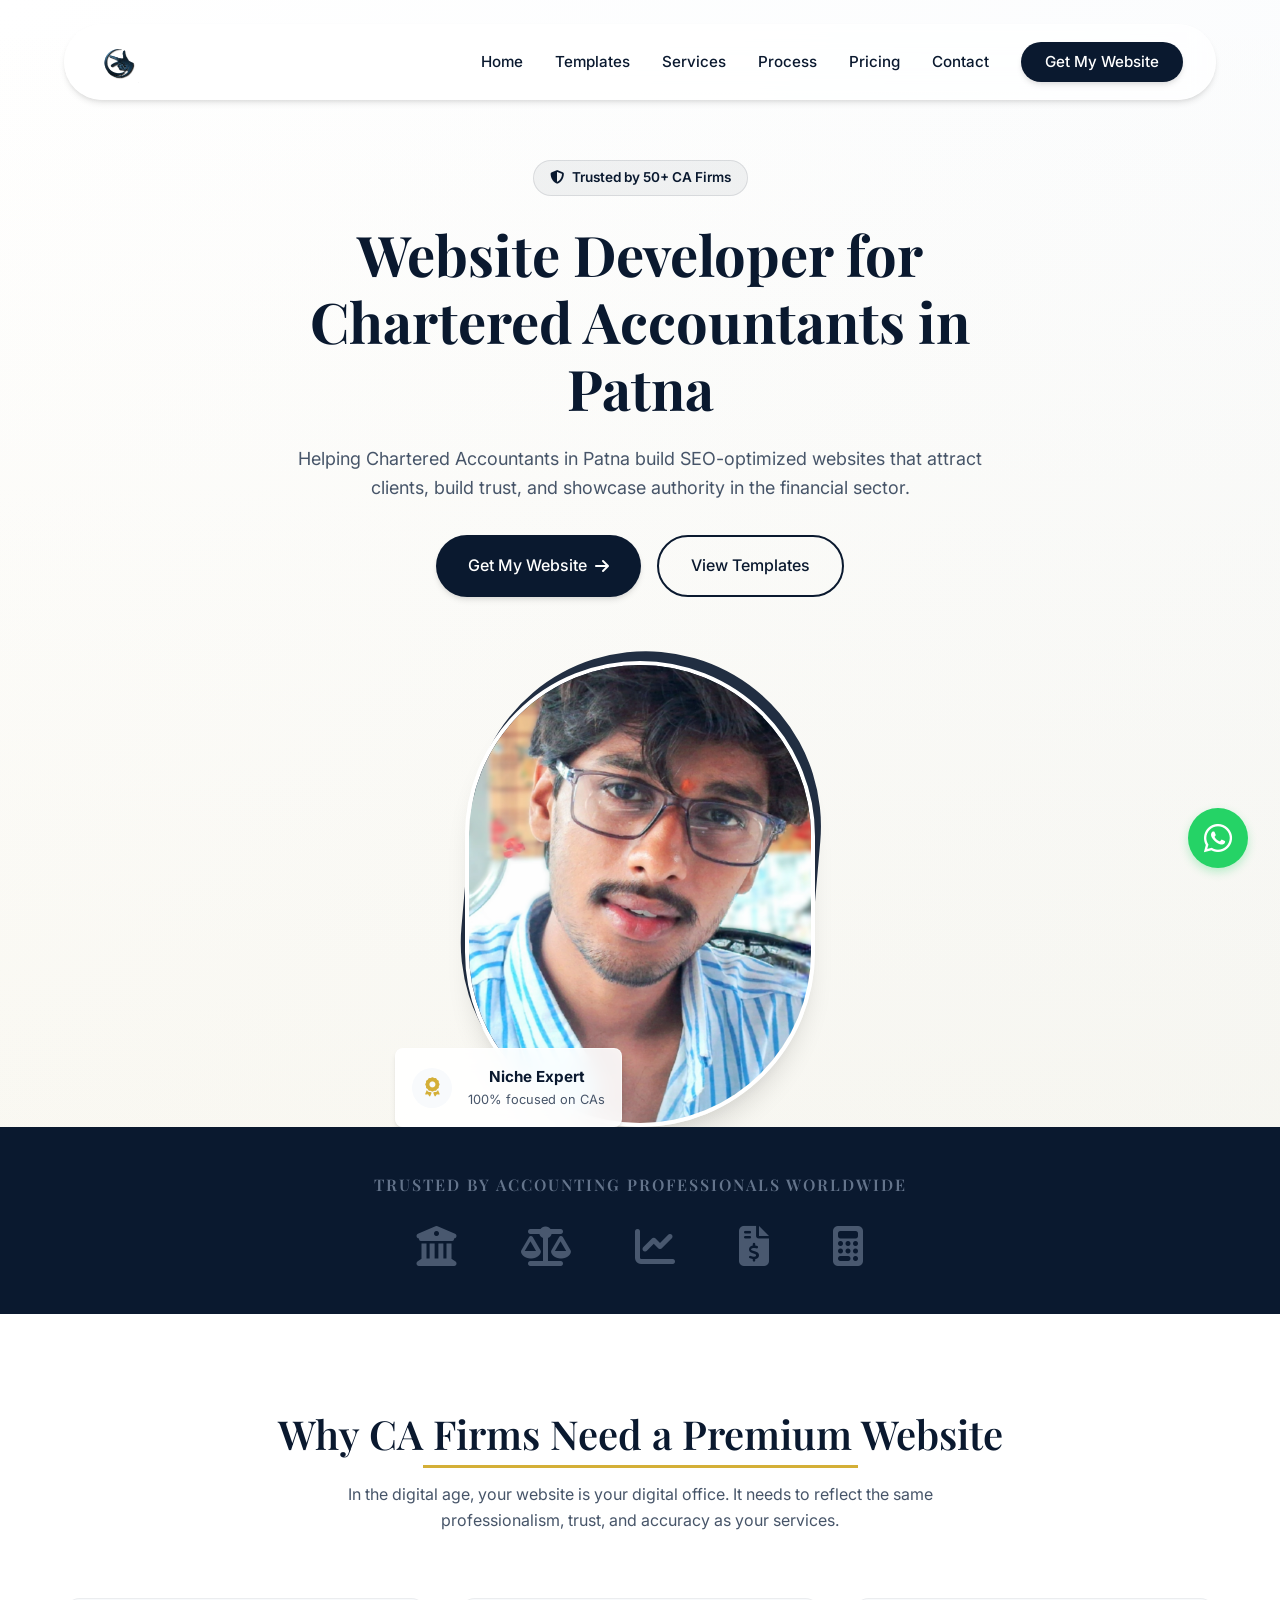
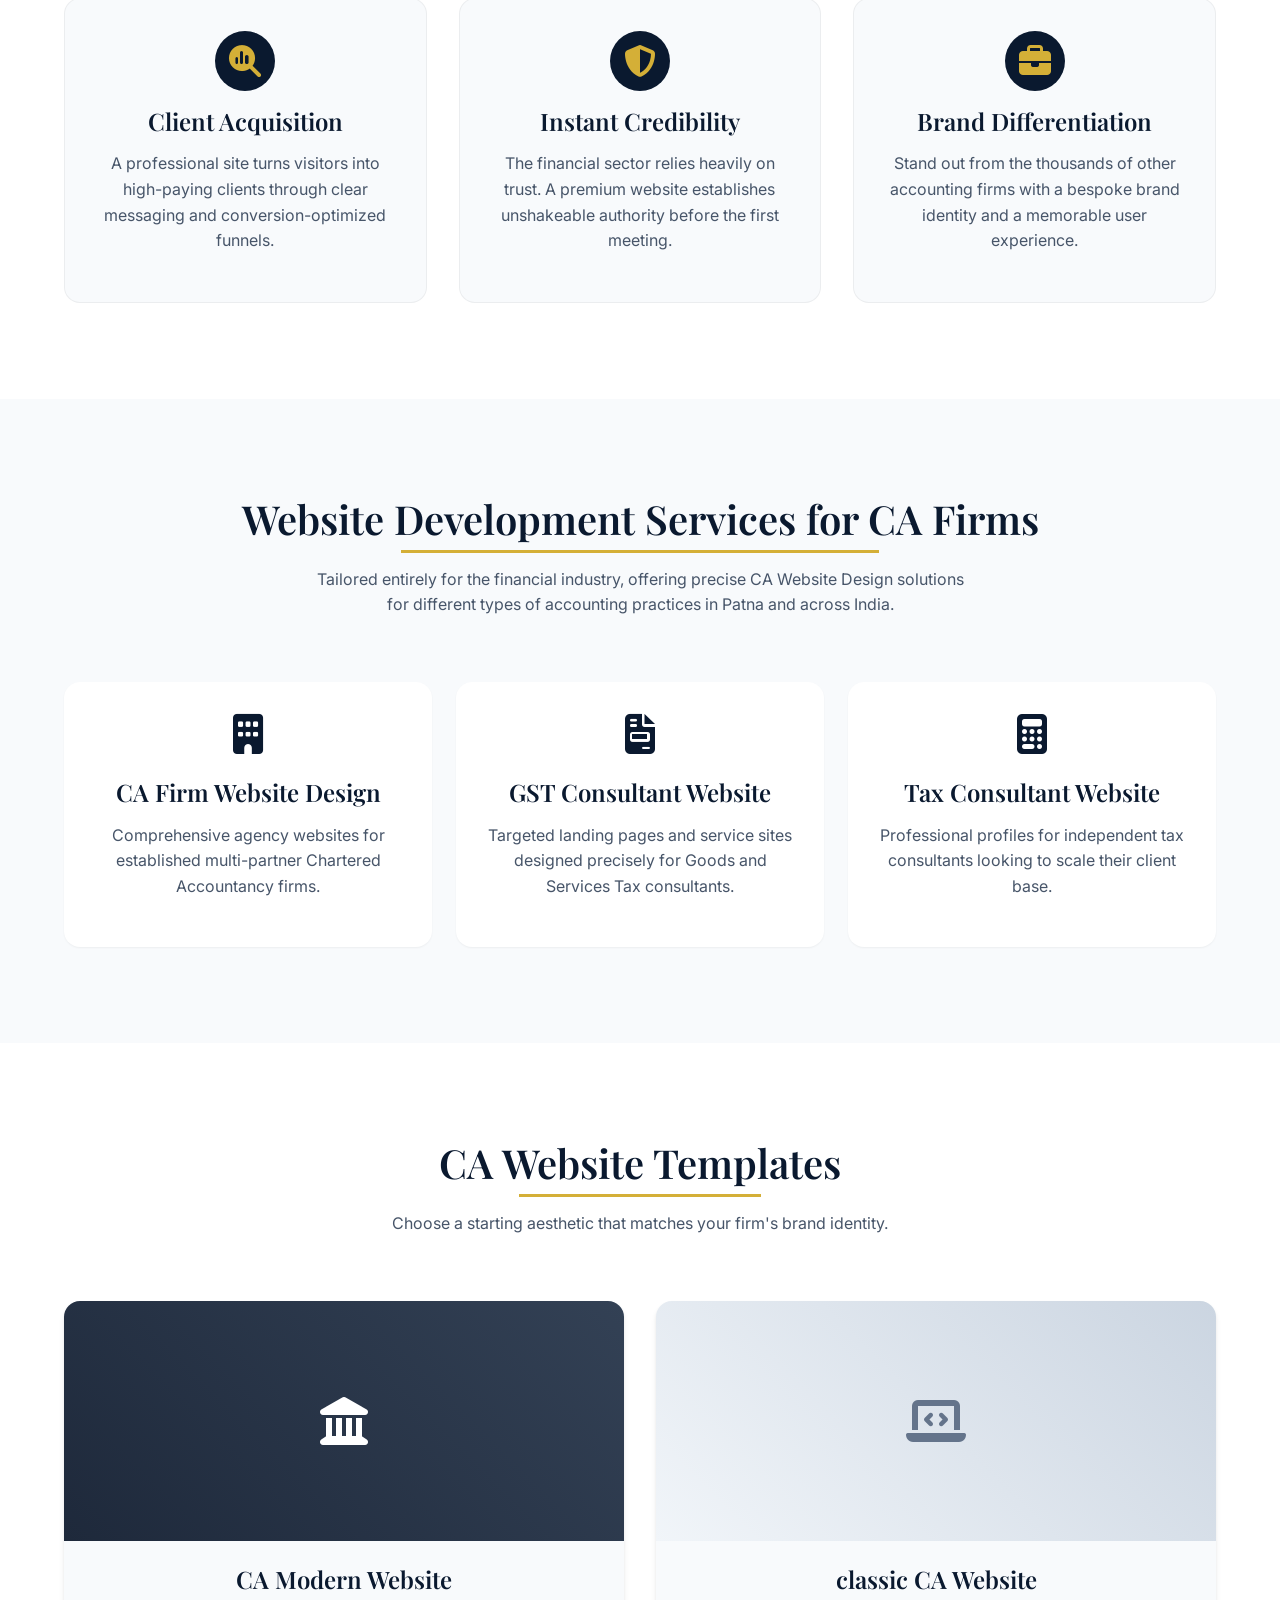
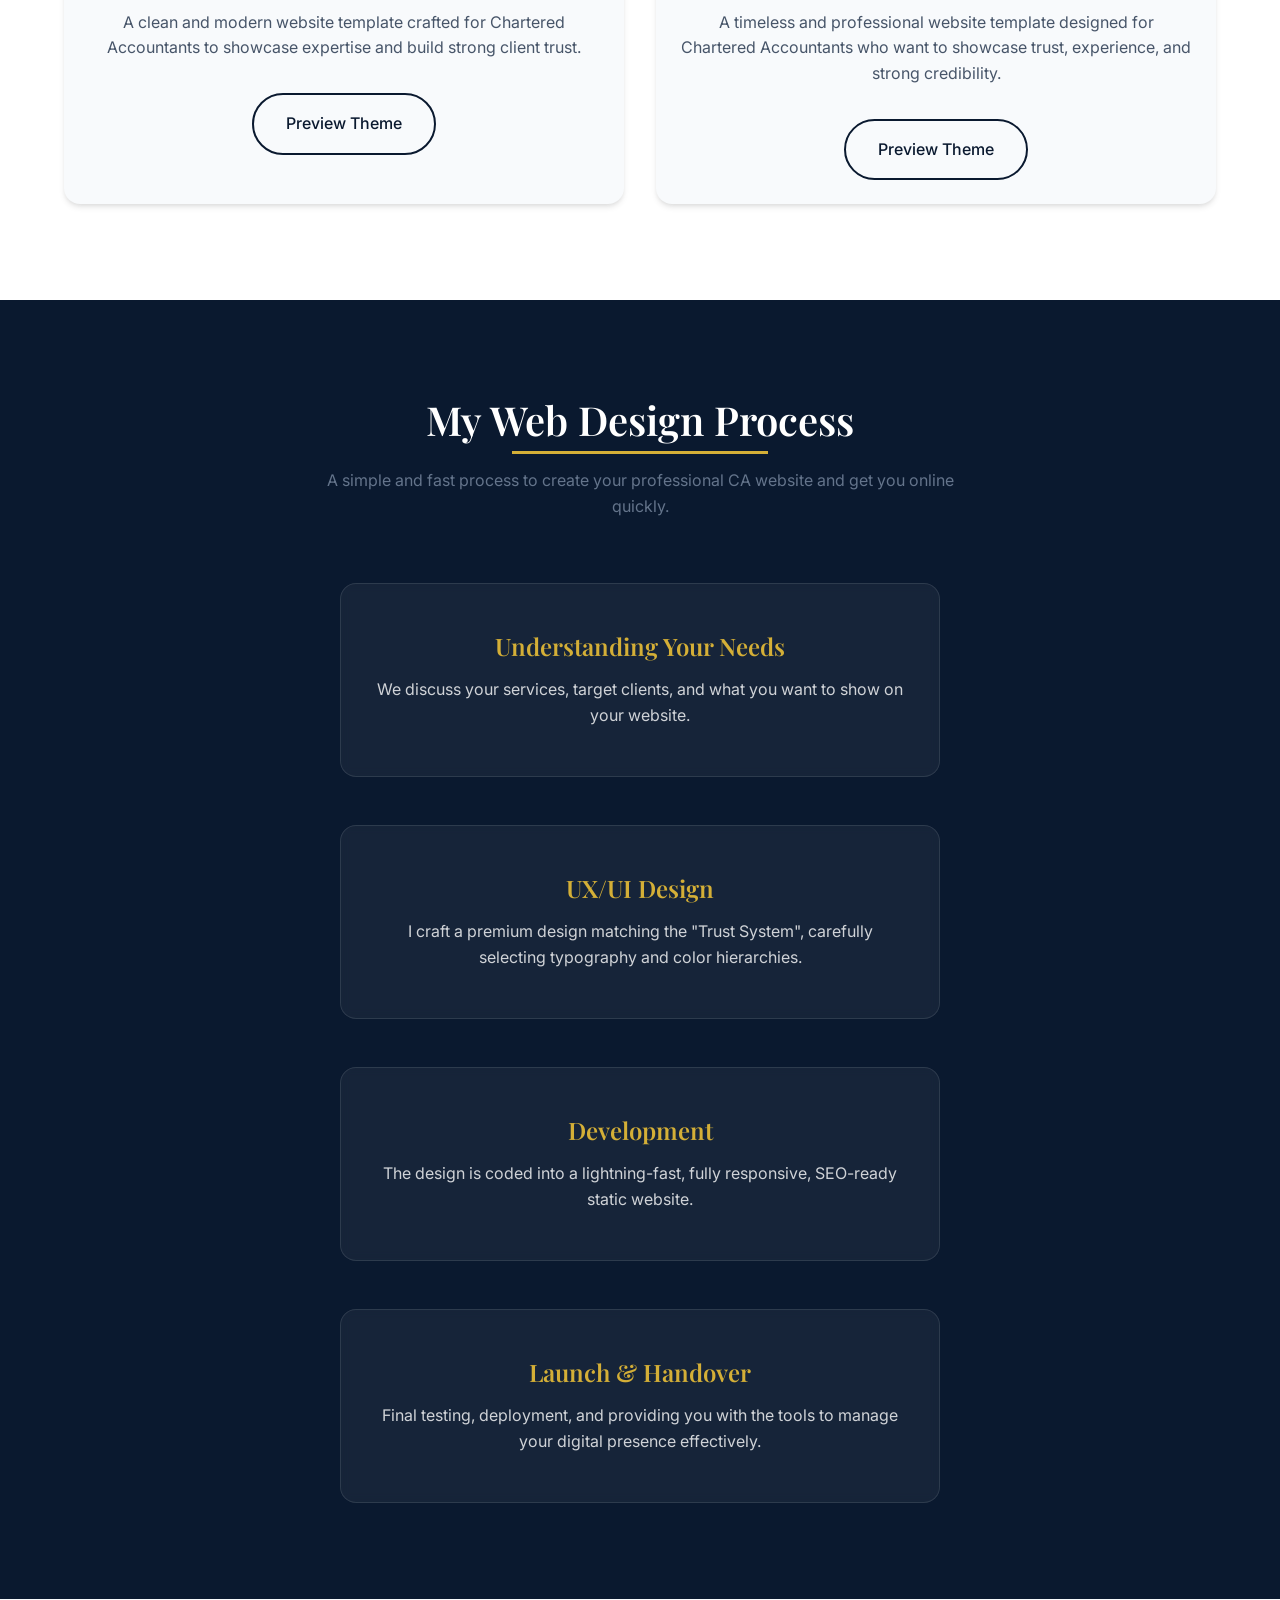
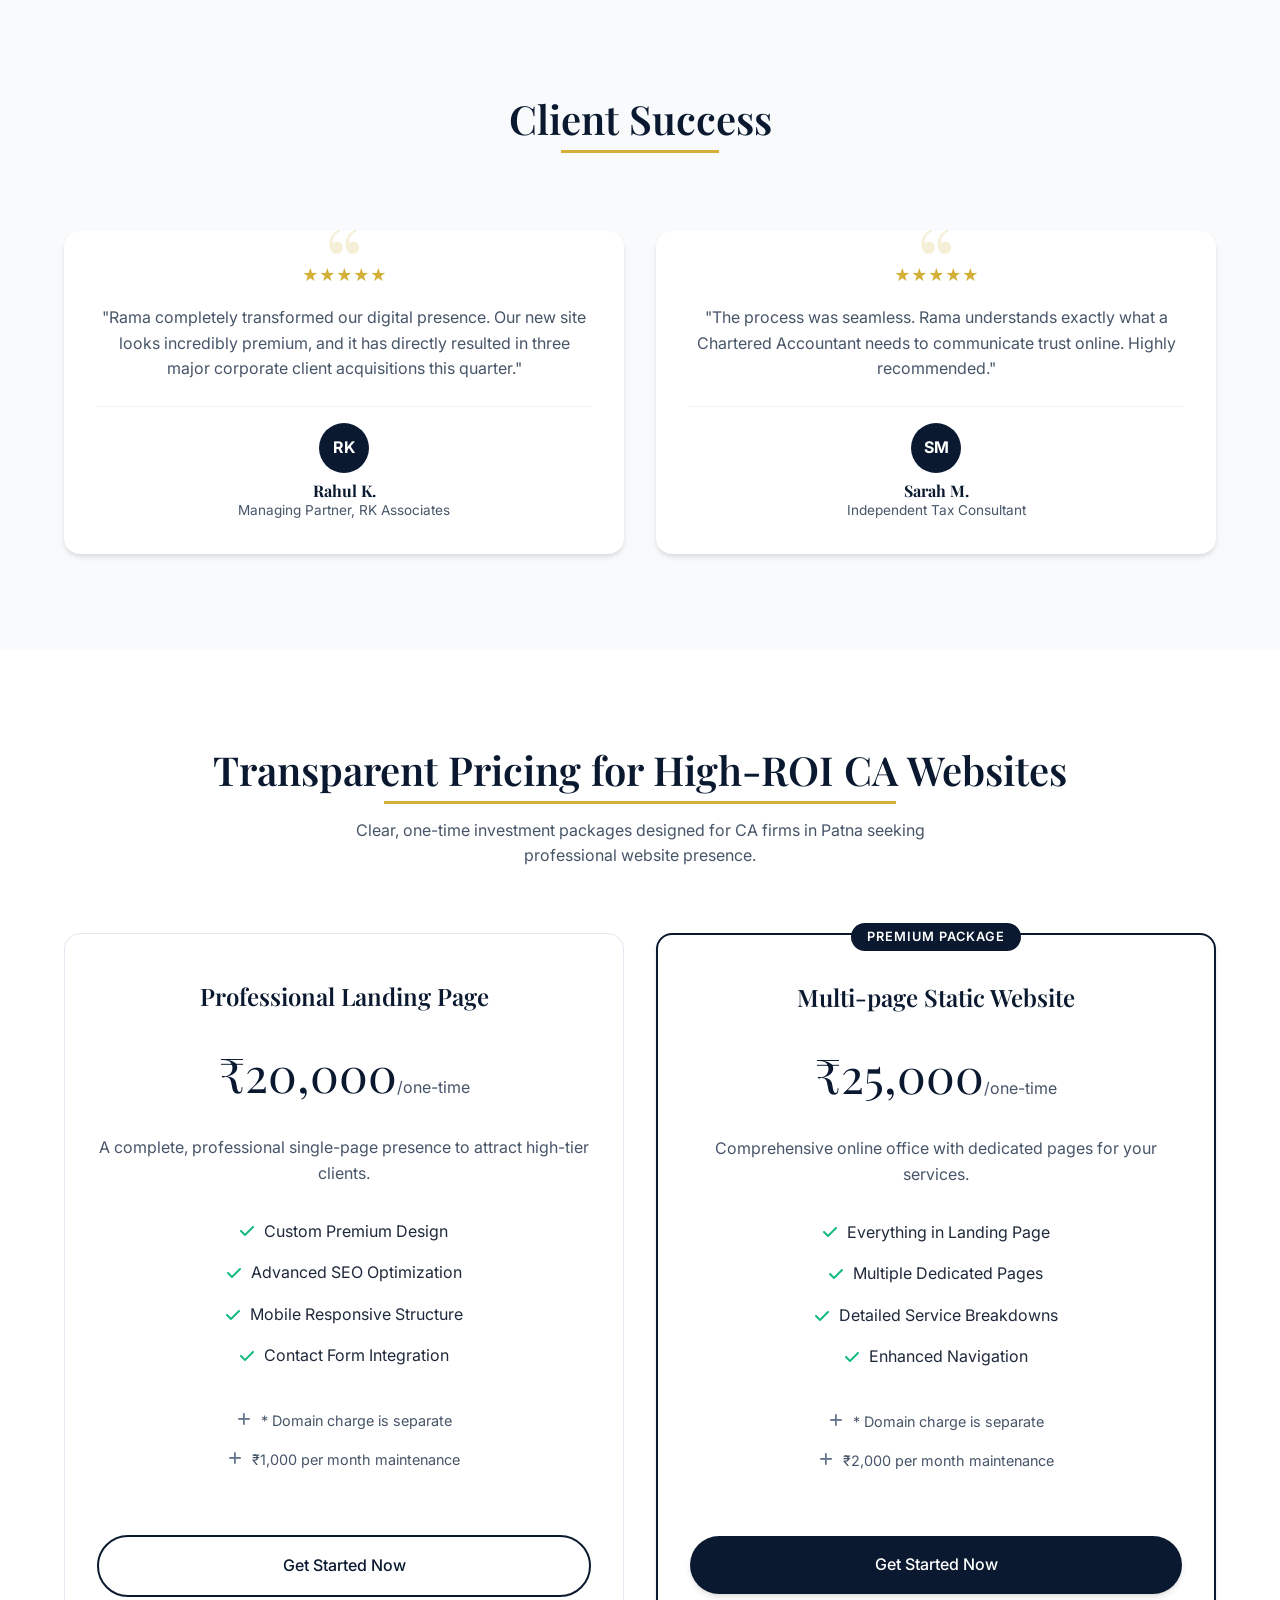
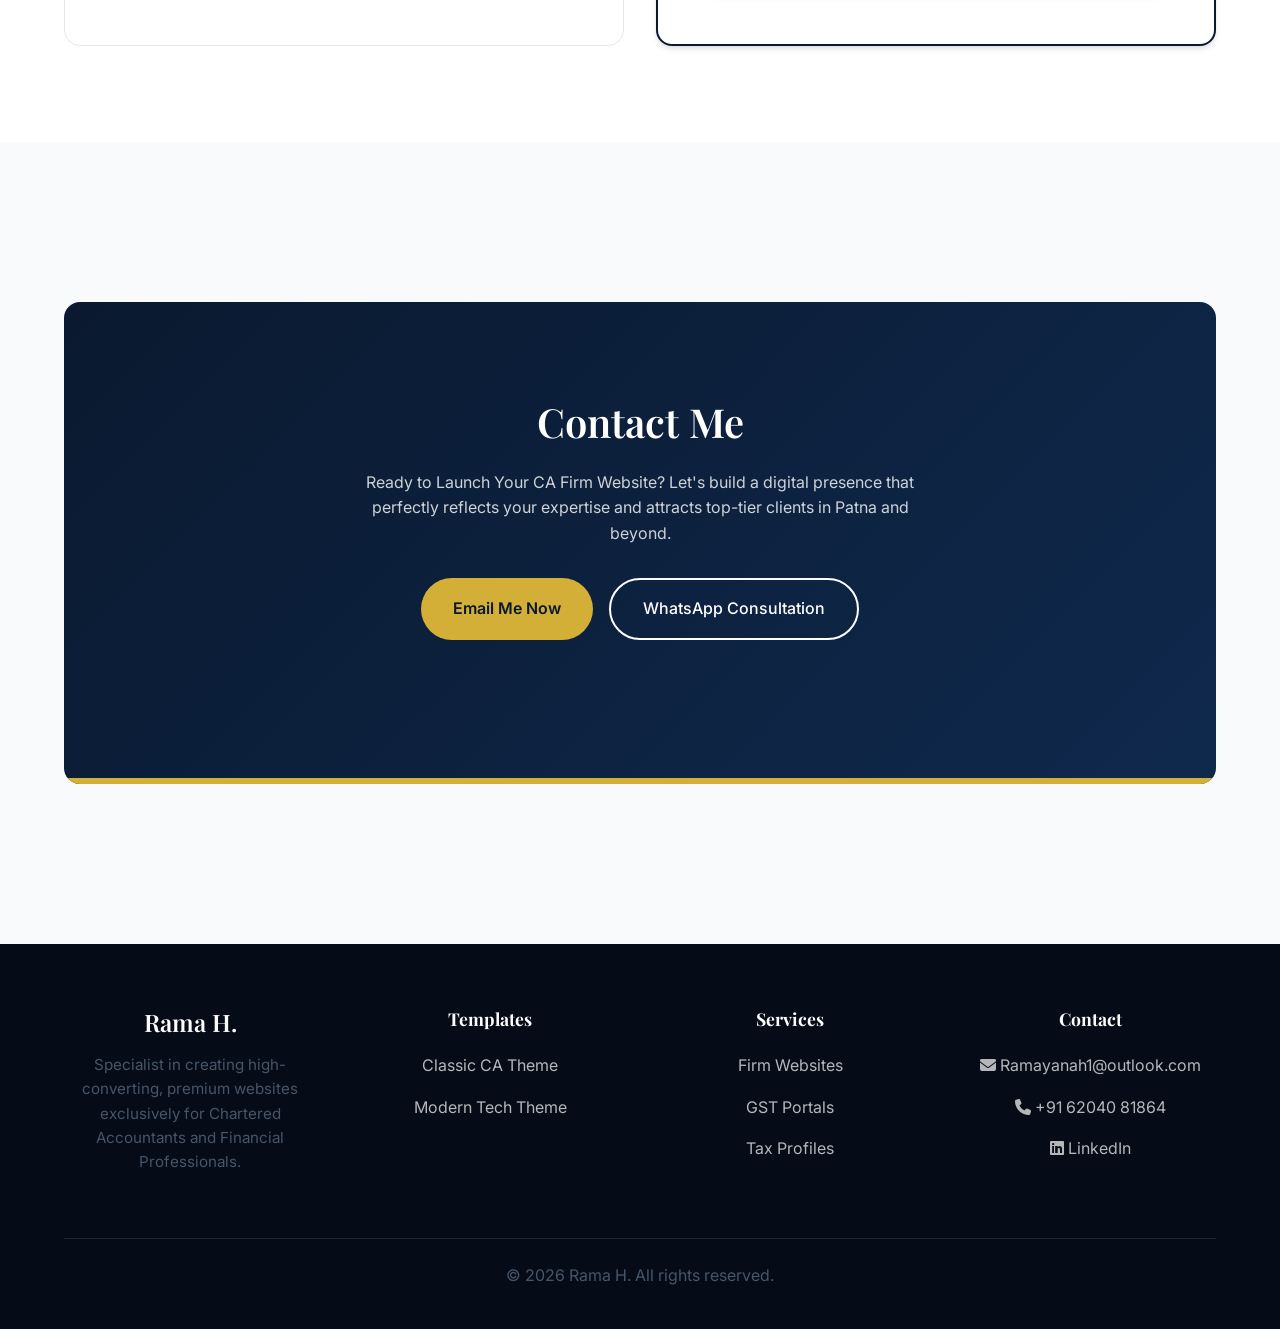
<file: index.html>
<!DOCTYPE html>
<html lang="en">

<head>
    <meta charset="UTF-8">
    <meta name="viewport" content="width=device-width, initial-scale=1.0">
    <link rel="icon" type="image/png" href="assets/images/LogoWeb-160.png">
    <link rel="apple-touch-icon" href="assets/images/LogoWeb-160.png">
    <title>Website Developer for CA in Patna | Rama H.</title>
    <meta name="description"
        content="Professional website development for Chartered Accountants in Patna. Fast, modern and SEO-friendly CA websites by Rama H.">

    <link rel="canonical" href="https://ramah.in/">

    <!-- Open Graph -->
    <meta property="og:title" content="Rama H. - CA Website Developer in Patna">
    <meta property="og:description" content="Custom websites for Chartered Accountants in Patna.">
    <meta property="og:type" content="website">
    <meta property="og:url" content="https://ramah.in/">
    <meta property="og:image" content="https://ramah.in/assets/images/LogoWeb.png">

    <!-- Schema Markup -->
    <script type="application/ld+json">
    {
      "@context": "https://schema.org",
      "@type": "LocalBusiness",
      "name": "Rama H.",
      "url": "https://ramah.in/",
      "image": "https://ramah.in/assets/images/LogoWeb.png",
      "description": "Custom website development services for Chartered Accountants in Patna. Fast, modern and SEO-friendly websites.",
      "areaServed": {
        "@type": "City",
        "name": "Patna"
      },
      "address": {
        "@type": "PostalAddress",
        "addressLocality": "Patna",
        "addressCountry": "India"
      },
      "contactPoint": {
        "@type": "ContactPoint",
        "telephone": "+91-6204081864",
        "contactType": "customer service"
      },
      "sameAs": [
        "https://www.linkedin.com/in/ramayanah"
      ],
      "serviceType": "Website Development for Chartered Accountants"
    }
    </script>

    <!-- Google Fonts -->
    <link rel="preconnect" href="https://fonts.googleapis.com">
    <link rel="preconnect" href="https://fonts.gstatic.com" crossorigin>
    <link
        href="https://fonts.googleapis.com/css2?family=Inter:wght@400;500;600&family=Playfair+Display:wght@600;700&display=swap"
        rel="stylesheet">

    <!-- Custom CSS -->
    <link rel="stylesheet" href="css/style.min.css">
    <link rel="stylesheet" href="css/hero.min.css">
    <link rel="stylesheet" href="css/sections.min.css">

    <!-- FontAwesome for Icons -->
    <link rel="stylesheet" href="https://cdnjs.cloudflare.com/ajax/libs/font-awesome/6.4.0/css/all.min.css">
</head>

<body>
    <!-- Page Loader -->
    <div class="page-loader" id="pageLoader">
        <div class="loader-spinner"></div>
        <p class="loader-text">Loading...</p>
    </div>

    <!-- Floating Navbar -->
    <nav class="navbar">
        <a href="#home" class="nav-brand-link">
            <img src="assets/images/LogoWeb-160.png" alt="Rama H. Logo" class="nav-logo" width="42" height="42">
        </a>

        <div class="nav-links">
            <a href="#home">Home</a>
            <a href="#templates">Templates</a>
            <a href="#services">Services</a>
            <a href="#process">Process</a>
            <a href="#pricing">Pricing</a>
            <a href="#contact">Contact</a>
            <a href="form.html" class="btn btn-primary nav-cta">Get My Website</a>
        </div>

        <button class="mobile-menu-btn" aria-label="Toggle Menu" aria-expanded="false">
            <span></span>
            <span></span>
            <span></span>
        </button>
    </nav>

    <!-- Main Content -->
    <main>
        <!-- Hero Section -->
        <section id="home" class="hero">
            <div class="container hero-container">
                <div class="hero-content">
                    <div class="trust-badge">
                        <i class="fa-solid fa-shield-halved"></i> Trusted by 50+ CA Firms
                    </div>
                    <h1>Website Developer for Chartered Accountants in Patna</h1>
                    <p class="hero-subtitle">Helping Chartered Accountants in Patna build SEO-optimized websites that
                        attract clients, build trust, and showcase authority in the financial sector.</p>

                    <div class="hero-cta-group">
                        <a href="form.html" class="btn btn-primary">Get My Website <i class="fa-solid fa-arrow-right"
                                style="margin-left: 8px;"></i></a>
                        <a href="#templates" class="btn btn-secondary">View Templates</a>
                    </div>
                </div>

                <div class="hero-image-wrapper">
                    <!-- Layered Depth Effect for Portrait -->
                    <div class="hero-bg-shape"></div>
                    <img src="assets/images/rama-portrait.webp" alt="Rama H - CA Website Developer in Patna"
                        class="hero-portrait" width="1322" height="1322" fetchpriority="high">

                    <!-- Floating Experience Card -->
                    <div class="floating-card expert-card">
                        <div class="icon-circle"><i class="fa-solid fa-award"></i></div>
                        <div>
                            <span class="card-title">Niche Expert</span>
                            <span class="card-desc">100% focused on CAs</span>
                        </div>
                    </div>
                </div>
            </div>
        </section>

        <!-- Trust Strip -->
        <section class="trust-strip fade-in">
            <div class="container">
                <h3>Trusted by Accounting Professionals Worldwide</h3>
                <div class="logo-grid">
                    <i class="fa-solid fa-building-columns"></i>
                    <i class="fa-solid fa-scale-balanced"></i>
                    <i class="fa-solid fa-chart-line"></i>
                    <i class="fa-solid fa-file-invoice-dollar"></i>
                    <i class="fa-solid fa-calculator"></i>
                </div>
            </div>
        </section>

        <!-- Why CA Section -->
        <section id="why" class="section why-ca fade-in">
            <div class="container">
                <div class="section-header">
                    <h2>Why CA Firms Need a Premium Website</h2>
                    <p style="margin: 0 auto;">In the digital age, your website is your digital office. It needs to
                        reflect the same professionalism, trust, and accuracy as your services.</p>
                </div>
                <div class="features-grid">
                    <div class="feature-card">
                        <div class="feature-icon"><i class="fa-solid fa-magnifying-glass-chart"></i></div>
                        <h3>Client Acquisition</h3>
                        <p>A professional site turns visitors into high-paying clients through clear messaging and
                            conversion-optimized funnels.</p>
                    </div>
                    <div class="feature-card">
                        <div class="feature-icon"><i class="fa-solid fa-shield-halved"></i></div>
                        <h3>Instant Credibility</h3>
                        <p>The financial sector relies heavily on trust. A premium website establishes unshakeable
                            authority before the first meeting.</p>
                    </div>
                    <div class="feature-card">
                        <div class="feature-icon"><i class="fa-solid fa-briefcase"></i></div>
                        <h3>Brand Differentiation</h3>
                        <p>Stand out from the thousands of other accounting firms with a bespoke brand identity and a
                            memorable user experience.</p>
                    </div>
                </div>
            </div>
        </section>

        <!-- Services Section -->
        <section id="services" class="section services fade-in">
            <div class="container">
                <div class="section-header">
                    <h2>Website Development Services for CA Firms</h2>
                    <p style="margin: 0 auto;">Tailored entirely for the financial industry, offering precise CA Website
                        Design solutions
                        for different types of accounting practices in Patna and across India.</p>
                </div>
                <div class="services-grid">
                    <div class="service-card">
                        <i class="fa-solid fa-building"></i>
                        <h3>CA Firm Website Design</h3>
                        <p>Comprehensive agency websites for established multi-partner Chartered Accountancy firms.</p>
                    </div>
                    <div class="service-card">
                        <i class="fa-solid fa-file-invoice"></i>
                        <h3>GST Consultant Website</h3>
                        <p>Targeted landing pages and service sites designed precisely for Goods and Services Tax
                            consultants.</p>
                    </div>
                    <div class="service-card">
                        <i class="fa-solid fa-calculator"></i>
                        <h3>Tax Consultant Website</h3>
                        <p>Professional profiles for independent tax consultants looking to scale their client base.</p>
                    </div>
                </div>
            </div>
        </section>

        <!-- Templates Showcase -->
        <section id="templates" class="section templates fade-in">
            <div class="container">
                <div class="section-header">
                    <h2>CA Website Templates</h2>
                    <p style="margin: 0 auto;">Choose a starting aesthetic that matches your firm's brand identity.</p>
                </div>
                <div class="template-grid">
                    <!-- Template 1 -->
                    <div class="template-card">
                        <div class="template-image overlay-1"><i class="fa-solid fa-landmark"></i></div>
                        <div class="template-content">
                            <h3>CA Modern Website</h3>
                            <p>A clean and modern website template crafted for Chartered Accountants to showcase
                                expertise and build strong client trust.</p>
                            <a href="https://ramayanah.github.io/CA-web-2/" class="btn btn-secondary" target="_blank" rel="noopener noreferrer"
                                style="margin-top: 16px;">Preview Theme</a>
                        </div>
                    </div>
                    <!-- Template 2 -->
                    <div class="template-card">
                        <div class="template-image overlay-2"><i class="fa-solid fa-laptop-code"></i></div>
                        <div class="template-content">
                            <h3>classic CA Website</h3>
                            <p>A timeless and professional website template designed for Chartered Accountants who want
                                to showcase trust, experience, and strong credibility.</p>
                            <a href="https://ramayanah.github.io/CA-web-Temp-1/" class="btn btn-secondary" target="_blank" rel="noopener noreferrer"
                                style="margin-top: 16px;">Preview Theme</a>
                        </div>
                    </div>
                </div>
            </div>
        </section>

        <!-- Process Section -->
        <section id="process" class="section process fade-in">
            <div class="container">
                <div class="section-header">
                    <h2>My Web Design Process</h2>
                    <p style="margin: 0 auto; color: var(--secondary);">A simple and fast process to create your
                        professional CA website and get you online quickly.</p>
                </div>
                <div class="process-timeline">
                    <div class="process-step">
                        <div class="process-content">
                            <div class="process-number">1</div>
                            <h3 class="process-title">Understanding Your Needs</h3>
                            <p style="color: rgba(255,255,255,0.8);">We discuss your services, target clients, and what
                                you want to show on your website.</p>
                        </div>
                    </div>
                    <div class="process-step">
                        <div class="process-content">
                            <div class="process-number">2</div>
                            <h3 class="process-title">UX/UI Design</h3>
                            <p style="color: rgba(255,255,255,0.8);">I craft a premium design matching the "Trust
                                System", carefully selecting typography and color hierarchies.</p>
                        </div>
                    </div>
                    <div class="process-step">
                        <div class="process-content">
                            <div class="process-number">3</div>
                            <h3 class="process-title">Development</h3>
                            <p style="color: rgba(255,255,255,0.8);">The design is coded into a lightning-fast, fully
                                responsive, SEO-ready static website.</p>
                        </div>
                    </div>
                    <div class="process-step">
                        <div class="process-content">
                            <div class="process-number">4</div>
                            <h3 class="process-title">Launch & Handover</h3>
                            <p style="color: rgba(255,255,255,0.8);">Final testing, deployment, and providing you with
                                the tools to manage your digital presence effectively.</p>
                        </div>
                    </div>
                </div>
            </div>
        </section>

        <!-- Testimonials -->
        <section id="testimonials" class="section testimonials fade-in">
            <div class="container">
                <div class="section-header">
                    <h2>Client Success</h2>
                </div>
                <div class="testi-grid">
                    <div class="testi-card">
                        <div class="stars">★★★★★</div>
                        <p class="quote">"Rama completely transformed our digital presence. Our new site looks
                            incredibly premium, and it has directly resulted in three major corporate client
                            acquisitions this quarter."</p>
                        <div class="client-info">
                            <div class="client-avatar" aria-label="Rahul K. Avatar">RK</div>
                            <div>
                                <h4>Rahul K.</h4>
                                <p style="font-size: 0.85rem; margin-bottom: 0;">Managing Partner, RK Associates</p>
                            </div>
                        </div>
                    </div>
                    <div class="testi-card">
                        <div class="stars">★★★★★</div>
                        <p class="quote">"The process was seamless. Rama understands exactly what a Chartered Accountant
                            needs to communicate trust online. Highly recommended."</p>
                        <div class="client-info">
                            <div class="client-avatar" aria-label="Sarah M. Avatar">SM</div>
                            <div>
                                <h4>Sarah M.</h4>
                                <p style="font-size: 0.85rem; margin-bottom: 0;">Independent Tax Consultant</p>
                            </div>
                        </div>
                    </div>
                </div>
            </div>
        </section>

        <!-- Pricing Section -->
        <section id="pricing" class="section pricing fade-in">
            <div class="container">
                <div class="section-header">
                    <h2>Transparent Pricing for High-ROI CA Websites</h2>
                    <p style="margin: 0 auto;">Clear, one-time investment packages designed for CA firms in Patna
                        seeking professional website presence.</p>
                </div>
                <div class="pricing-grid">
                    <!-- Single Page Package -->
                    <div class="pricing-card">
                        <h3>Professional Landing Page</h3>
                        <div class="price">₹20,000<span>/one-time</span></div>
                        <p>A complete, professional single-page presence to attract high-tier clients.</p>
                        <ul class="pricing-features">
                            <li><i class="fa-solid fa-check"></i> Custom Premium Design</li>
                            <li><i class="fa-solid fa-check"></i> Advanced SEO Optimization</li>
                            <li><i class="fa-solid fa-check"></i> Mobile Responsive Structure</li>
                            <li><i class="fa-solid fa-check"></i> Contact Form Integration</li>
                            <li
                                style="margin-top: 24px; color: var(--text-muted); font-size: 0.9em; justify-content: center;">
                                <i class="fa-solid fa-plus" style="color: var(--secondary);"></i> * Domain charge is
                                separate
                            </li>
                            <li style="color: var(--text-muted); font-size: 0.9em; justify-content: center;">
                                <i class="fa-solid fa-plus" style="color: var(--secondary);"></i> ₹1,000 per month
                                maintenance
                            </li>
                        </ul>
                        <a href="form.html" class="btn btn-secondary" style="width: 100%; margin-top: 16px;">Get Started
                            Now</a>
                    </div>

                    <!-- Multi-page Package -->
                    <div class="pricing-card popular">
                        <div class="popular-badge">PREMIUM PACKAGE</div>
                        <h3>Multi-page Static Website</h3>
                        <div class="price">₹25,000<span>/one-time</span></div>
                        <p>Comprehensive online office with dedicated pages for your services.</p>
                        <ul class="pricing-features">
                            <li><i class="fa-solid fa-check"></i> Everything in Landing Page</li>
                            <li><i class="fa-solid fa-check"></i> Multiple Dedicated Pages</li>
                            <li><i class="fa-solid fa-check"></i> Detailed Service Breakdowns</li>
                            <li><i class="fa-solid fa-check"></i> Enhanced Navigation</li>
                            <li
                                style="margin-top: 24px; color: var(--text-muted); font-size: 0.9em; justify-content: center;">
                                <i class="fa-solid fa-plus" style="color: var(--secondary);"></i> * Domain charge is
                                separate
                            </li>
                            <li style="color: var(--text-muted); font-size: 0.9em; justify-content: center;">
                                <i class="fa-solid fa-plus" style="color: var(--secondary);"></i> ₹2,000 per month
                                maintenance
                            </li>
                        </ul>
                        <a href="form.html" class="btn btn-primary" style="width: 100%; margin-top: 16px;">Get Started
                            Now</a>
                    </div>
                </div>
            </div>
        </section>

        <!-- Final CTA Banner -->
        <section id="contact" class="section fade-in">
            <div class="container">
                <div class="cta-banner">
                    <h2>Contact Me</h2>
                    <p style="color: rgba(255,255,255,0.8); margin: 24px auto; max-width: 600px;">Ready to Launch Your
                        CA Firm Website? Let's build a digital presence that perfectly reflects your expertise and
                        attracts top-tier clients in Patna and beyond.</p>
                    <div class="hero-cta-group" style="justify-content: center; margin-top: 32px; margin-bottom: 48px;">
                        <a href="mailto:Ramayanah1@outlook.com" class="btn btn-accent">Email Me Now</a>
                        <a href="https://wa.me/916204081864" class="btn btn-whatsapp" target="_blank" rel="noopener noreferrer">WhatsApp Consultation</a>
                    </div>
                </div>
            </div>
        </section>
    </main>

    <!-- Footer -->
    <footer>
        <div class="container">
            <div class="footer-grid">
                <div class="footer-brand">
                    <h3>Rama H.</h3>
                    <p style="font-size: 0.95rem;">Specialist in creating high-converting, premium websites exclusively
                        for Chartered Accountants and Financial Professionals.</p>
                </div>
                <div class="footer-links">
                    <h4>Templates</h4>
                    <ul>
                        <li><a href="#templates">Classic CA Theme</a></li>
                        <li><a href="#templates">Modern Tech Theme</a></li>
                        <!-- <li><a href="#templates">Personal Consultant</a></li> -->
                    </ul>
                </div>
                <div class="footer-links">
                    <h4>Services</h4>
                    <ul>
                        <li><a href="#services">Firm Websites</a></li>
                        <li><a href="#services">GST Portals</a></li>
                        <li><a href="#services">Tax Profiles</a></li>
                    </ul>
                </div>
                <div class="footer-links">
                    <h4>Contact</h4>
                    <ul>
                        <li><a href="mailto:Ramayanah1@outlook.com"><i class="fa-solid fa-envelope"></i>
                                Ramayanah1@outlook.com</a>
                        </li>
                        <li><a href="tel:+916204081864"><i class="fa-solid fa-phone"></i> +91 62040 81864</a></li>
                        <li><a href="https://www.linkedin.com/in/ramayanah" target="_blank" rel="noopener noreferrer"><i class="fa-brands fa-linkedin"></i>
                                LinkedIn</a></li>
                    </ul>
                </div>
            </div>
            <div class="footer-bottom">
                <p>&copy; 2026 Rama H. All rights reserved.</p>
            </div>
        </div>
    </footer>

    <!-- Floating WhatsApp Button -->
    <a href="https://wa.me/916204081864" class="whatsapp-float" target="_blank" rel="noopener noreferrer"
        aria-label="Chat on WhatsApp">
        <i class="fa-brands fa-whatsapp"></i>
    </a>

    <!-- Custom JS -->
    <script src="js/main.min.js"></script>
</body>

</html>
</file>
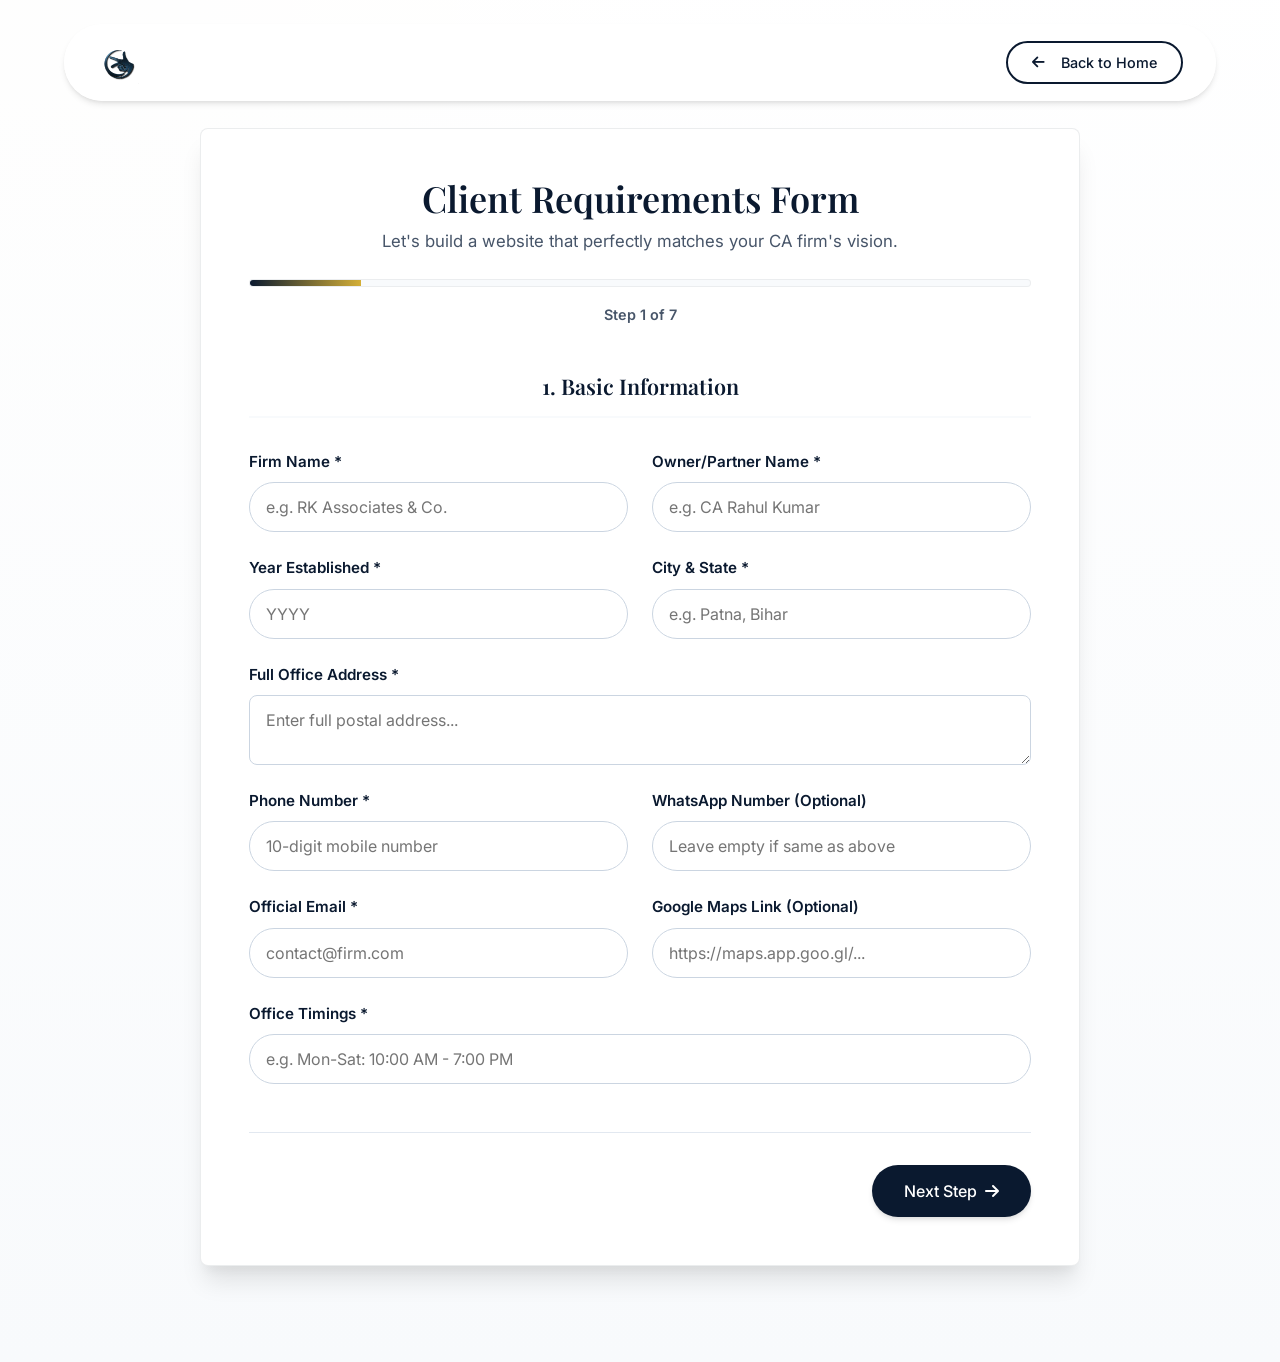
<file: form.html>
<!DOCTYPE html>
<html lang="en">

<head>
    <meta charset="UTF-8">
    <meta name="viewport" content="width=device-width, initial-scale=1.0">
    <link rel="icon" type="image/png" href="assets/images/LogoWeb-160.png">
    <link rel="apple-touch-icon" href="assets/images/LogoWeb-160.png">
    <title>Client Onboarding | Rama H. CA Website Developer</title>
    <meta name="description" content="Client requirements form for Rama H. CA website development projects.">
    <meta name="robots" content="noindex, nofollow">
    
    <!-- Google Fonts -->
    <link rel="preconnect" href="https://fonts.googleapis.com">
    <link rel="preconnect" href="https://fonts.gstatic.com" crossorigin>
    <link href="https://fonts.googleapis.com/css2?family=Inter:wght@400;500;600&family=Playfair+Display:wght@600;700&display=swap" rel="stylesheet">
    
    <!-- FontAwesome -->
    <link rel="stylesheet" href="https://cdnjs.cloudflare.com/ajax/libs/font-awesome/6.4.0/css/all.min.css">
    
    <!-- CSS -->
    <link rel="stylesheet" href="css/style.min.css">
    <link rel="stylesheet" href="css/form.min.css">
</head>

<body class="form-page">
    <!-- Form Navbar - matching main site floating pill style -->
    <nav class="navbar form-navbar">
        <a href="index.html" class="nav-brand-link">
            <img src="assets/images/LogoWeb-160.png" alt="Rama H. Logo" class="nav-logo" width="42" height="42">
        </a>
        <a href="index.html" class="btn btn-secondary back-btn"><i class="fa-solid fa-arrow-left"></i>&nbsp; Back to Home</a>
    </nav>

    <main class="form-main">
        <div class="form-container fade-in visible">
            <div class="form-header">
                <h2>Client Requirements Form</h2>
                <p>Let's build a website that perfectly matches your CA firm's vision.</p>
                
                <!-- Progress Bar -->
                <div class="progress-container">
                    <div class="progress-bar" id="progressBar" style="width: 14%;"></div>
                </div>
                <div class="progress-text">Step <span id="currentStepNum">1</span> of 7</div>
            </div>

            <form id="onboardingForm" novalidate>
                <!-- Step 1: Basic Information -->
                <div class="form-step active" data-step="1">
                    <h3>1. Basic Information</h3>
                    <div class="form-grid">
                        <div class="input-group">
                            <label for="firmName">Firm Name *</label>
                            <input type="text" id="firmName" name="firmName" required placeholder="e.g. RK Associates & Co.">
                            <span class="error-message"></span>
                        </div>
                        <div class="input-group">
                            <label for="ownerName">Owner/Partner Name *</label>
                            <input type="text" id="ownerName" name="ownerName" required placeholder="e.g. CA Rahul Kumar">
                            <span class="error-message"></span>
                        </div>
                        <div class="input-group">
                            <label for="yearEstablished">Year Established *</label>
                            <input type="number" id="yearEstablished" name="yearEstablished" required placeholder="YYYY" min="1900" max="2030">
                            <span class="error-message"></span>
                        </div>
                        <div class="input-group">
                            <label for="cityState">City & State *</label>
                            <input type="text" id="cityState" name="cityState" required placeholder="e.g. Patna, Bihar">
                            <span class="error-message"></span>
                        </div>
                        <div class="input-group full-width">
                            <label for="address">Full Office Address *</label>
                            <textarea id="address" name="address" required placeholder="Enter full postal address..." rows="2"></textarea>
                            <span class="error-message"></span>
                        </div>
                        <div class="input-group">
                            <label for="phone">Phone Number *</label>
                            <input type="tel" id="phone" name="phone" required placeholder="10-digit mobile number">
                            <span class="error-message"></span>
                        </div>
                        <div class="input-group">
                            <label for="whatsapp">WhatsApp Number (Optional)</label>
                            <input type="tel" id="whatsapp" name="whatsapp" placeholder="Leave empty if same as above">
                            <span class="error-message"></span>
                        </div>
                        <div class="input-group">
                            <label for="email">Official Email *</label>
                            <input type="email" id="email" name="email" required placeholder="contact@firm.com">
                            <span class="error-message"></span>
                        </div>
                        <div class="input-group">
                            <label for="googleMap">Google Maps Link (Optional)</label>
                            <input type="url" id="googleMap" name="googleMap" placeholder="https://maps.app.goo.gl/...">
                            <span class="error-message"></span>
                        </div>
                        <div class="input-group full-width">
                            <label for="officeTimings">Office Timings *</label>
                            <input type="text" id="officeTimings" name="officeTimings" required placeholder="e.g. Mon-Sat: 10:00 AM - 7:00 PM">
                            <span class="error-message"></span>
                        </div>
                    </div>
                </div>

                <!-- Step 2: Services -->
                <div class="form-step" data-step="2">
                    <h3>2. Services & Expertise</h3>
                    <div class="form-group full-width">
                        <label>Core Services (Select all that apply) *</label>
                        <div class="checkbox-grid">
                            <label class="custom-checkbox"><input type="checkbox" name="services" value="Audit & Assurance"><span>Audit & Assurance</span></label>
                            <label class="custom-checkbox"><input type="checkbox" name="services" value="Direct Tax"><span>Direct Tax / Income Tax</span></label>
                            <label class="custom-checkbox"><input type="checkbox" name="services" value="Indirect Tax"><span>Indirect Tax / GST</span></label>
                            <label class="custom-checkbox"><input type="checkbox" name="services" value="Corporate Compliance"><span>ROC / Corporate Compliance</span></label>
                            <label class="custom-checkbox"><input type="checkbox" name="services" value="Accounting"><span>Accounting & Bookkeeping</span></label>
                            <label class="custom-checkbox"><input type="checkbox" name="services" value="Business Registration"><span>Business Registrations</span></label>
                            <label class="custom-checkbox"><input type="checkbox" name="services" value="Financial Advisory"><span>Financial Advisory</span></label>
                            <label class="custom-checkbox"><input type="checkbox" name="services" value="Project Financing"><span>Project Financing</span></label>
                        </div>
                        <span class="error-message checkbox-error"></span>
                    </div>
                    <div class="form-grid">
                        <div class="input-group full-width">
                            <label for="otherServices">Other Specialised Services</label>
                            <input type="text" id="otherServices" name="otherServices" placeholder="e.g. RERA Compliance, Startup Advisory">
                        </div>
                        <div class="input-group">
                            <label for="topServices">Top 3 Most Requested Services *</label>
                            <input type="text" id="topServices" name="topServices" required placeholder="e.g. GST, ITR, Company Incorporation">
                            <span class="error-message"></span>
                        </div>
                        <div class="input-group">
                            <label for="profitableService">Most Profitable Service</label>
                            <input type="text" id="profitableService" name="profitableService" placeholder="Which service brings highest revenue?">
                        </div>
                        <div class="input-group full-width">
                            <label for="highlightService">Which service do you want to highlight most on the homepage? *</label>
                            <input type="text" id="highlightService" name="highlightService" required placeholder="e.g. Audit & Assurance">
                            <span class="error-message"></span>
                        </div>
                    </div>
                </div>

                <!-- Step 3: Branding -->
                <div class="form-step" data-step="3">
                    <h3>3. Branding & Firm Identity</h3>
                    <div class="form-grid">
                        <div class="input-group full-width">
                            <label for="tagline">Firm Tagline / Slogan (Optional)</label>
                            <input type="text" id="tagline" name="tagline" placeholder="e.g. Your Trusted Financial Partners">
                        </div>
                        <div class="input-group full-width">
                            <label for="aboutFirm">About Firm (Short summary) *</label>
                            <textarea id="aboutFirm" name="aboutFirm" required placeholder="Tell us briefly about your firm's history and values..." rows="3"></textarea>
                            <span class="error-message"></span>
                        </div>
                        <div class="input-group">
                            <label for="experience">Total Years of Experience *</label>
                            <input type="text" id="experience" name="experience" required placeholder="e.g. 15+ Years">
                            <span class="error-message"></span>
                        </div>
                        <div class="input-group">
                            <label for="industries">Key Industries Served</label>
                            <input type="text" id="industries" name="industries" placeholder="e.g. Healthcare, IT, Real Estate">
                        </div>
                        <div class="input-group full-width">
                            <label for="teamMembers">Key Team Members (Names & Designations)</label>
                            <textarea id="teamMembers" name="teamMembers" placeholder="e.g. Rahul Kumar (FCA), Amit Singh (ACA)" rows="2"></textarea>
                        </div>
                        <div class="input-group full-width">
                            <label for="testimonials">Client Testimonials / Reviews (Paste here or provide a Google link)</label>
                            <textarea id="testimonials" name="testimonials" placeholder="Paste 1-2 good reviews from clients..." rows="2"></textarea>
                        </div>
                        <div class="input-group">
                            <label for="logoLink">Logo Link (Drive/Dropbox)</label>
                            <input type="url" id="logoLink" name="logoLink" placeholder="Provide link to your logo files">
                        </div>
                        <div class="input-group">
                            <label for="photosLink">Office/Team Photos Link</label>
                            <input type="url" id="photosLink" name="photosLink" placeholder="Provide link to high-res photos">
                        </div>
                    </div>
                </div>

                <!-- Step 4: Strategy -->
                <div class="form-step" data-step="4">
                    <h3>4. Website Strategy</h3>
                    <div class="form-grid">
                        <div class="input-group full-width">
                            <label for="targetClient">Who is your primary target client? *</label>
                            <select id="targetClient" name="targetClient" required>
                                <option value="" disabled selected>Select Target Client</option>
                                <option value="Individuals & Salaried">Individuals & Salaried Professionals</option>
                                <option value="Small Businesses & Startups">Small Businesses & Startups</option>
                                <option value="Mid to Large Corporate">Mid to Large Corporate Companies</option>
                                <option value="NRIs & Foreign Companies">NRIs & Foreign Companies</option>
                                <option value="All of the above">All of the above</option>
                            </select>
                            <span class="error-message"></span>
                        </div>
                        <div class="input-group full-width">
                            <label>Primary Goal of Website *</label>
                            <div class="radio-grid">
                                <label class="custom-radio"><input type="radio" name="goal" value="Lead Generation" required><span>Generate Leads/Enquiries</span></label>
                                <label class="custom-radio"><input type="radio" name="goal" value="Brand Authority"><span>Build Trust & Brand Authority</span></label>
                                <label class="custom-radio"><input type="radio" name="goal" value="Client Portal"><span>Informational / Client Portal</span></label>
                            </div>
                            <span class="error-message radio-error"></span>
                        </div>
                        <div class="input-group">
                            <label for="primaryCTA">Primary Call-to-Action (CTA) *</label>
                            <select id="primaryCTA" name="primaryCTA" required>
                                <option value="" disabled selected>Select Primary CTA</option>
                                <option value="Call Now">Call Now</option>
                                <option value="WhatsApp Us">WhatsApp Us</option>
                                <option value="Book Consultation">Book a Consultation Form</option>
                            </select>
                            <span class="error-message"></span>
                        </div>
                        <div class="input-group">
                            <label for="usp">Unique Selling Proposition (USP) *</label>
                            <input type="text" id="usp" name="usp" required placeholder="Why should clients choose you?">
                            <span class="error-message"></span>
                        </div>
                        <div class="input-group full-width">
                            <label for="competitors">List 1-2 Competitor Websites you like</label>
                            <input type="text" id="competitors" name="competitors" placeholder="e.g. www.xyz.com">
                        </div>
                    </div>
                </div>

                <!-- Step 5: Content -->
                <div class="form-step" data-step="5">
                    <h3>5. Content & Authority</h3>
                    <div class="form-grid">
                        <div class="input-group full-width">
                            <label for="caseStudies">Notable Case Studies / Achievements</label>
                            <textarea id="caseStudies" name="caseStudies" placeholder="Briefly mention any major cases or tax savings achieved..." rows="3"></textarea>
                        </div>
                        <div class="input-group full-width">
                            <label for="certifications">Certifications / Empanelment</label>
                            <textarea id="certifications" name="certifications" placeholder="e.g. Empanelled with CAG, RBI, etc." rows="2"></textarea>
                        </div>
                        <div class="input-group full-width">
                            <label for="sampleWork">Sample Work Link (Optional)</label>
                            <input type="url" id="sampleWork" name="sampleWork" placeholder="Link to any published articles, brochures, etc.">
                        </div>
                    </div>
                </div>

                <!-- Step 6: Technical Details -->
                <div class="form-step" data-step="6">
                    <h3>6. Technical & Features</h3>
                    <div class="form-grid">
                        <div class="input-group full-width">
                            <label>Do you already have a Domain Name? *</label>
                            <div class="radio-grid">
                                <label class="custom-radio"><input type="radio" name="hasDomain" value="Yes" required><span>Yes, I have one</span></label>
                                <label class="custom-radio"><input type="radio" name="hasDomain" value="No"><span>No, I need one</span></label>
                            </div>
                            <span class="error-message radio-error"></span>
                        </div>
                        <div class="input-group full-width" id="domainInputGroup">
                            <label for="domainName">Domain Name / Preferred Domain Name</label>
                            <input type="text" id="domainName" name="domainName" placeholder="e.g. www.myfirm.com">
                        </div>
                        <div class="input-group">
                            <label for="linkedin">LinkedIn Profile URL</label>
                            <input type="url" id="linkedin" name="linkedin" placeholder="Firm or Partner's LinkedIn">
                        </div>
                        <div class="input-group">
                            <label for="twitter">Twitter / X URL</label>
                            <input type="url" id="twitter" name="twitter" placeholder="Optional">
                        </div>
                        <div class="input-group">
                            <label for="targetCity">Target City for SEO *</label>
                            <input type="text" id="targetCity" name="targetCity" required placeholder="e.g. Patna, Delhi">
                            <span class="error-message"></span>
                        </div>
                        
                        <div class="form-group full-width" style="margin-top: 16px;">
                            <label>Required Pages (Select what you need)</label>
                            <div class="checkbox-grid">
                                <label class="custom-checkbox"><input type="checkbox" name="pages" value="Home" checked disabled><span>Home (Required)</span></label>
                                <label class="custom-checkbox"><input type="checkbox" name="pages" value="About Us" checked disabled><span>About Us (Required)</span></label>
                                <label class="custom-checkbox"><input type="checkbox" name="pages" value="Services" checked disabled><span>Services (Required)</span></label>
                                <label class="custom-checkbox"><input type="checkbox" name="pages" value="Contact" checked disabled><span>Contact (Required)</span></label>
                                <label class="custom-checkbox"><input type="checkbox" name="pages" value="Blog/Updates"><span>Blog / Updates</span></label>
                                <label class="custom-checkbox"><input type="checkbox" name="pages" value="Careers"><span>Careers</span></label>
                                <label class="custom-checkbox"><input type="checkbox" name="pages" value="Useful Links"><span>Useful Links/Tools</span></label>
                            </div>
                        </div>
                    </div>
                </div>

                <!-- Step 7: Project Details -->
                <div class="form-step" data-step="7">
                    <h3>7. Project Details</h3>
                    <div class="form-grid">
                        <div class="input-group">
                            <label for="deadline">Expected Launch Date *</label>
                            <input type="date" id="deadline" name="deadline" required>
                            <span class="error-message"></span>
                        </div>
                        <div class="input-group">
                            <label for="priority">Project Priority *</label>
                            <select id="priority" name="priority" required>
                                <option value="" disabled selected>Select Priority</option>
                                <option value="Urgent (1 week)">Urgent (1 week)</option>
                                <option value="Normal (2-3 weeks)">Normal (2-3 weeks)</option>
                                <option value="Relaxed (1 month+)">Relaxed (1 month+)</option>
                            </select>
                            <span class="error-message"></span>
                        </div>
                        <div class="input-group full-width">
                            <label for="notes">Any additional notes or specific requirements?</label>
                            <textarea id="notes" name="notes" placeholder="Tell me anything else I should know..." rows="3"></textarea>
                        </div>
                    </div>
                </div>

                <!-- Form Navigation Buttons -->
                <div class="form-navigation">
                    <button type="button" class="btn btn-secondary" id="prevBtn" style="display: none;">Back</button>
                    <button type="button" class="btn btn-primary" id="nextBtn">Next Step <i class="fa-solid fa-arrow-right" style="margin-left: 8px;"></i></button>
                    <button type="submit" class="btn btn-accent" id="submitBtn" style="display: none;">Submit Requirements</button>
                </div>
                <p id="formStatus" class="form-status-message" role="status" aria-live="polite" hidden></p>
            </form>

            <!-- Success Screen -->
            <div id="successScreen" class="success-screen hidden">
                <div class="success-icon"><i class="fa-solid fa-check-circle"></i></div>
                <h3>Requirements Received!</h3>
                <p>Thank you for submitting your details. I'll review this information and get back to you shortly to start building your premium CA website.</p>
                <div class="hero-cta-group" style="justify-content: center; margin-top: 32px;">
                    <a href="https://wa.me/916204081864" class="btn btn-whatsapp" target="_blank" rel="noopener noreferrer"><i class="fa-brands fa-whatsapp" style="margin-right: 8px;"></i> WhatsApp Me Now</a>
                    <a href="index.html" class="btn btn-secondary">Return to Home</a>
                </div>
            </div>
        </div>
    </main>

    <!-- Scripts -->
    <script src="js/validation.min.js"></script>
    <script src="js/ui.min.js"></script>
    <script src="js/form.min.js"></script>
</body>
</html>
</file>
<file: css/style.min.css>
:root{--primary:#0a192f;--secondary:#64748b;--accent:#d4af37;--bg-light:#f8fafc;--bg-white:#ffffff;--text-main:#1e293b;--text-muted:#475569;--op-90:0.9;--op-70:0.7;--op-50:0.5;--space-8:0.5rem;--space-16:1rem;--space-24:1.5rem;--space-32:2rem;--space-48:3rem;--space-64:4rem;--space-96:6rem;--shadow-sm:0 1px 2px 0 rgba(0,0,0,0.05);--shadow-md:0 4px 6px -1px rgba(0,0,0,0.1),0 2px 4px -1px rgba(0,0,0,0.06);--shadow-float:0 20px 25px -5px rgba(0,0,0,0.1),0 10px 10px -5px rgba(0,0,0,0.04);--shadow-glow:0 0 20px rgba(212,175,55,0.4);--font-heading:'Playfair Display',Georgia,serif;--font-body:'Inter',system-ui,-apple-system,sans-serif;--radius-sm:4px;--radius-md:8px;--radius-lg:16px;--radius-pill:9999px;--transition-fast:0.2s ease-in-out;--transition-normal:0.3s ease-in-out;--navbar-clearance:120px}*,*::before,*::after{box-sizing:border-box;margin:0;padding:0}html{scroll-behavior:smooth;font-size:16px;scroll-padding-top:var(--navbar-clearance)}body{font-family:var(--font-body);color:var(--text-main);background-color:var(--bg-light);line-height:1.6;overflow-x:hidden;text-align:center}a{text-decoration:none;color:inherit}a:focus-visible,button:focus-visible,input:focus-visible,textarea:focus-visible{outline:2px dashed var(--accent);outline-offset:4px}ul{list-style:none}img{max-width:100%;height:auto;display:block}h1,h2,h3,h4,h5,h6{font-family:var(--font-heading);color:var(--primary);line-height:1.2}h1{font-size:3.5rem;font-weight:700;margin-bottom:var(--space-24)}h2{font-size:2.5rem;font-weight:600;margin-bottom:var(--space-24)}h3{font-size:1.5rem;font-weight:600;margin-bottom:var(--space-16)}p{font-size:1rem;color:var(--text-muted);font-weight:400;margin-bottom:var(--space-16);max-width:65ch;margin-left:auto;margin-right:auto}.nav-links a:focus-visible{outline-offset:6px}.container{width:100%;max-width:1200px;margin:0 auto;padding:0 var(--space-24)}.section{padding:var(--space-96) 0;scroll-margin-top:var(--navbar-clearance)}.btn{display:inline-flex;align-items:center;justify-content:center;padding:var(--space-16) var(--space-32);border-radius:var(--radius-pill);font-family:var(--font-body);font-weight:500;font-size:1rem;cursor:pointer;transition:all var(--transition-normal);border:none;outline:none}.btn-primary{background-color:var(--primary);color:var(--bg-white);box-shadow:var(--shadow-md)}.btn-primary:hover{background-color:#081222;transform:translateY(-2px);box-shadow:var(--shadow-float)}.btn-secondary{background-color:transparent;color:var(--primary);border:2px solid var(--primary)}.btn-secondary:hover{background-color:var(--bg-light);transform:translateY(-2px)}.btn-accent{background-color:var(--accent);color:var(--primary);font-weight:600}.btn-accent:hover{box-shadow:var(--shadow-glow);transform:translateY(-2px)}.btn-whatsapp{background-color:transparent;color:var(--bg-white);border:2px solid var(--bg-white)}.btn-whatsapp:hover{background-color:var(--bg-white);color:var(--primary);transform:translateY(-2px);box-shadow:var(--shadow-md)}.navbar{position:fixed;top:var(--space-24);left:50%;transform:translateX(-50%);width:calc(100% - var(--space-48));max-width:1152px;background:rgba(255,255,255,var(--op-70));backdrop-filter:blur(12px);-webkit-backdrop-filter:blur(12px);border:1px solid rgba(255,255,255,0.4);border-radius:var(--radius-pill);padding:var(--space-16) var(--space-32);display:flex;align-items:center;justify-content:space-between;box-shadow:var(--shadow-md);z-index:1000;transition:all var(--transition-normal)}.navbar.scrolled{background:rgba(255,255,255,var(--op-90));top:var(--space-16);box-shadow:var(--shadow-float)}.nav-brand-link{display:flex;align-items:center;text-decoration:none}.nav-logo{height:42px;width:auto;object-fit:contain;display:block}.nav-links{display:flex;gap:var(--space-32);align-items:center}.nav-links a{font-size:0.95rem;font-weight:500;color:var(--primary);transition:color var(--transition-fast);position:relative}.nav-links a:not(.nav-cta)::after{content:'';position:absolute;width:0;height:2px;bottom:-4px;left:0;background-color:var(--accent);transition:width var(--transition-fast)}.nav-links a:hover{color:var(--accent)}.nav-links a:not(.nav-cta):hover::after{width:100%}.nav-cta{padding:var(--space-8) var(--space-24);font-size:0.9rem;color:var(--bg-white) !important}.nav-cta:hover{color:var(--accent) !important}.mobile-menu-btn{display:none;background:none;border:none;cursor:pointer;flex-direction:column;gap:5px}.mobile-menu-btn span{width:24px;height:2px;background-color:var(--primary);transition:all var(--transition-fast)}@media (max-width:768px){:root{--navbar-clearance:104px}h1{font-size:2.5rem}h2{font-size:2rem}.navbar{top:var(--space-16);width:calc(100% - var(--space-32));padding:var(--space-16) var(--space-24)}.nav-links,.nav-cta{display:none}.mobile-menu-btn{display:flex}.nav-links.active{display:flex;flex-direction:column;position:absolute;top:100%;left:0;right:0;margin-top:var(--space-16);background:rgba(255,255,255,0.95);backdrop-filter:blur(10px);border-radius:var(--radius-md);padding:var(--space-24);box-shadow:var(--shadow-float);gap:var(--space-16);text-align:center;z-index:1001}.nav-links.active .nav-cta{display:inline-flex}}@media (max-width:480px){:root{--navbar-clearance:96px}h1{font-size:2rem}h2{font-size:1.75rem}}@media (max-width:320px){h1{font-size:1.75rem}h2{font-size:1.5rem}}.page-loader{position:fixed;top:0;left:0;width:100%;height:100%;background:linear-gradient(135deg,var(--primary) 0%,rgba(10,25,47,0.98) 100%);display:flex;flex-direction:column;align-items:center;justify-content:center;z-index:9999;opacity:1;transition:opacity 0.5s ease-out,visibility 0.5s ease-out;visibility:visible}.page-loader.hidden{opacity:0;visibility:hidden}.loader-spinner{width:50px;height:50px;border:4px solid rgba(255,255,255,0.1);border-top:4px solid var(--accent);border-radius:50%;animation:spin 1.2s linear infinite;margin-bottom:20px}.loader-text{color:var(--accent);font-size:1rem;font-weight:500;letter-spacing:1px}@keyframes spin{0%{transform:rotate(0deg)}100%{transform:rotate(360deg)}}.whatsapp-float{position:fixed;bottom:30px;right:30px;width:60px;height:60px;background-color:#25d366;border-radius:50%;display:flex;align-items:center;justify-content:center;font-size:1.8rem;color:white;text-decoration:none;box-shadow:0 4px 12px rgba(0,0,0,0.15);transition:all 0.3s ease;z-index:100}.whatsapp-float:hover{background-color:#1da851;transform:scale(1.1);box-shadow:0 6px 20px rgba(37,211,102,0.4)}.whatsapp-float:active{transform:scale(0.95)}@media (max-width:768px){.whatsapp-float{bottom:20px;right:20px;width:55px;height:55px;font-size:1.5rem}}
</file>
<file: css/hero.min.css>
.hero{min-height:100vh;display:flex;align-items:center;padding-top:var(--space-96);background:linear-gradient(135deg,var(--bg-white) 0%,var(--bg-light) 100%);position:relative;overflow:hidden}.hero::before{content:'';position:absolute;inset:0;background:linear-gradient(180deg,rgba(255,255,255,0) 0%,rgba(212,175,55,0.06) 100%);z-index:0;pointer-events:none}.hero-container{display:flex;flex-direction:column;gap:var(--space-64);align-items:center;justify-content:center;text-align:center;position:relative;z-index:1}.hero-content{max-width:800px;margin:0 auto}.trust-badge{display:inline-flex;align-items:center;gap:var(--space-8);padding:6px 16px;background-color:rgba(10,25,47,0.05);color:var(--primary);border-radius:var(--radius-pill);font-size:0.85rem;font-weight:600;margin-bottom:var(--space-24);border:1px solid rgba(10,25,47,0.1)}.hero-subtitle{font-size:1.125rem;margin-bottom:var(--space-32)}.hero-cta-group{display:flex;justify-content:center;gap:var(--space-16);flex-wrap:wrap}.hero-image-wrapper{position:relative;display:flex;justify-content:center;align-items:center}.hero-bg-shape{position:absolute;width:100%;height:100%;background-color:var(--primary);border-radius:500px;transform:rotate(5deg) translateY(-10px);z-index:1;opacity:var(--op-90)}.hero-portrait{position:relative;z-index:2;border-radius:500px;box-shadow:var(--shadow-float);width:100%;max-width:350px;height:auto;object-fit:cover;aspect-ratio:3/4;border:4px solid var(--bg-white);transition:transform var(--transition-normal)}.hero-portrait:hover{transform:translateY(-5px)}.floating-card{position:absolute;background:rgba(255,255,255,var(--op-90));backdrop-filter:blur(10px);padding:var(--space-16);border-radius:var(--radius-md);box-shadow:var(--shadow-md);display:flex;align-items:center;gap:var(--space-16);z-index:3;border:1px solid rgba(255,255,255,0.5);animation:float 6s ease-in-out infinite}.expert-card{bottom:0%;left:-20%}.icon-circle{width:40px;height:40px;border-radius:50%;background:var(--bg-light);color:var(--accent);display:flex;align-items:center;justify-content:center;font-size:1.2rem}.card-title{display:block;font-weight:700;color:var(--primary);font-size:0.95rem}.card-desc{display:block;font-size:0.8rem;color:var(--text-muted)}@keyframes float{0%{transform:translateY(0px)}50%{transform:translateY(-15px)}100%{transform:translateY(0px)}}.whatsapp-float{position:fixed;bottom:var(--space-32);right:var(--space-32);width:60px;height:60px;background-color:#25d366;color:white;border-radius:50%;display:flex;align-items:center;justify-content:center;font-size:32px;box-shadow:0 4px 10px rgba(37,211,102,0.3);z-index:999;transition:all var(--transition-normal)}.whatsapp-float:hover{transform:scale(1.1);box-shadow:0 6px 14px rgba(37,211,102,0.4)}@media (max-width:992px){.hero-container{padding-top:var(--space-48)}.expert-card{left:0%;bottom:-5%}}@media (max-width:768px){.hero-container{gap:var(--space-32)}.hero-portrait{max-width:280px}.whatsapp-float{bottom:var(--space-24);right:var(--space-24);width:50px;height:50px;font-size:26px}}@media (min-width:993px){.hero{padding-top:160px}}
</file>
<file: css/sections.min.css>
.trust-strip{background-color:var(--primary);color:var(--bg-white);padding:var(--space-48) 0;text-align:center}.trust-strip h3{color:var(--secondary);font-size:1rem;text-transform:uppercase;letter-spacing:2px;margin-bottom:var(--space-32)}.logo-grid{display:flex;justify-content:center;align-items:center;gap:var(--space-64);flex-wrap:wrap;opacity:var(--op-70)}.logo-grid i{font-size:2.5rem;color:var(--secondary);transition:all var(--transition-normal)}.logo-grid i:hover{color:var(--accent);opacity:1}.why-ca{background-color:var(--bg-white)}.section-header{text-align:center;margin-bottom:var(--space-64)}.section-header h2{position:relative;display:inline-block}.section-header h2::after{content:'';position:absolute;width:60%;height:3px;background-color:var(--accent);bottom:-10px;left:20%}.features-grid{display:grid;grid-template-columns:repeat(auto-fit,minmax(280px,1fr));gap:var(--space-32)}.feature-card{padding:var(--space-32);background:var(--bg-light);border-radius:var(--radius-lg);transition:transform var(--transition-normal);border:1px solid rgba(0,0,0,0.05)}.feature-card:hover{transform:translateY(-5px);box-shadow:var(--shadow-md)}.feature-icon{font-size:2rem;color:var(--accent);margin:0 auto var(--space-16) auto;background:var(--primary);width:60px;height:60px;display:flex;align-items:center;justify-content:center;border-radius:50%}.services{background-color:var(--bg-light)}.services-grid{display:grid;grid-template-columns:repeat(auto-fit,minmax(250px,1fr));gap:var(--space-24)}.service-card{background:var(--bg-white);padding:var(--space-32);border-radius:var(--radius-lg);box-shadow:var(--shadow-sm);transition:all var(--transition-normal);position:relative;overflow:hidden;z-index:1}.service-card::before{content:'';position:absolute;top:0;left:0;width:100%;height:4px;background:var(--accent);transform:scaleX(0);transform-origin:center;transition:transform var(--transition-normal);z-index:2}.service-card:hover{box-shadow:var(--shadow-float);transform:translateY(-5px)}.service-card:hover::before{transform:scaleX(1)}.service-card i{font-size:2.5rem;color:var(--primary);margin:0 auto var(--space-24) auto;display:block}.templates{background-color:var(--bg-white)}.template-grid{display:grid;grid-template-columns:repeat(auto-fit,minmax(280px,1fr));gap:var(--space-32)}.template-card{border-radius:var(--radius-lg);overflow:hidden;box-shadow:var(--shadow-md);background:var(--bg-light);transition:transform var(--transition-normal)}.template-card:hover{transform:translateY(-8px);box-shadow:var(--shadow-float)}.template-image{width:100%;height:240px;background-color:#e2e8f0;display:flex;align-items:center;justify-content:center;color:var(--secondary);font-size:3rem;position:relative}.template-image.overlay-1{background:linear-gradient(45deg,#1e293b,#334155);color:#fff}.template-image.overlay-2{background:linear-gradient(45deg,#f1f5f9,#cbd5e1)}.template-image.overlay-3{background:linear-gradient(45deg,#0f172a,#d4af37);color:#fff}.template-content{padding:var(--space-24)}.process{background-color:var(--primary);color:var(--bg-white)}.process .section-header h2{color:var(--bg-white)}.process .section-header p{color:var(--secondary)}.process-timeline{display:flex;flex-direction:column;gap:var(--space-48);position:relative}.process-timeline::before{display:none}.process-step,.process-step:nth-child(even){flex-direction:column;justify-content:center;align-items:center}.process-content{width:100%;max-width:600px;background:rgba(255,255,255,0.05);padding:var(--space-48) var(--space-32) var(--space-32);border-radius:var(--radius-lg);position:relative;border:1px solid rgba(255,255,255,0.1);backdrop-filter:blur(5px);margin:0 auto}.process-title{color:var(--accent);font-size:1.5rem}.process-number{position:absolute;width:40px;height:40px;background:var(--accent);color:var(--primary);border-radius:50%;display:flex;align-items:center;justify-content:center;font-weight:700;font-size:1.2rem;top:-20px;left:50%;transform:translateX(-50%)}.testimonials{background-color:var(--bg-light)}.testi-grid{display:grid;grid-template-columns:repeat(auto-fit,minmax(280px,1fr));gap:var(--space-32)}.testi-card{background:var(--bg-white);padding:var(--space-32);border-radius:var(--radius-lg);box-shadow:var(--shadow-md);position:relative}.testi-card::before{content:'\201C';font-family:var(--font-heading);font-size:6rem;color:rgba(212,175,55,0.2);position:absolute;top:-20px;left:50%;transform:translateX(-50%);line-height:1}.stars{color:var(--accent);margin-bottom:var(--space-16)}.client-info{display:flex;flex-direction:column;align-items:center;gap:var(--space-8);margin-top:var(--space-24);border-top:1px solid rgba(0,0,0,0.05);padding-top:var(--space-16)}.client-avatar{width:50px;height:50px;background:var(--primary);border-radius:50%;color:white;display:flex;align-items:center;justify-content:center;font-weight:bold}.pricing{background-color:var(--bg-white)}.pricing-grid{display:grid;grid-template-columns:repeat(auto-fit,minmax(280px,1fr));gap:var(--space-32);align-items:stretch}.pricing-card{border:1px solid #e2e8f0;border-radius:var(--radius-lg);padding:var(--space-48) var(--space-32);text-align:center;transition:all var(--transition-normal);background:var(--bg-white)}.pricing-card:hover{transform:translateY(-8px);box-shadow:var(--shadow-float);border-color:var(--accent)}.pricing-card.popular{border-color:var(--primary);border-width:2px;position:relative;box-shadow:var(--shadow-md)}.popular-badge{position:absolute;top:-12px;left:50%;transform:translateX(-50%);background:var(--primary);color:white;padding:4px 16px;border-radius:var(--radius-pill);font-size:0.8rem;font-weight:600;letter-spacing:1px}.price{font-family:var(--font-heading);font-size:3rem;color:var(--primary);margin:var(--space-24) 0}.price span{font-size:1rem;color:var(--text-muted);font-family:var(--font-body)}.pricing-features{text-align:center;margin:var(--space-32) 0;display:flex;flex-direction:column;align-items:center}.pricing-features li{margin-bottom:var(--space-16);display:flex;align-items:center;gap:10px;justify-content:center}.pricing-features i{color:#10b981}.cta-banner{background:linear-gradient(135deg,var(--primary),#0f294d);color:white;text-align:center;padding:var(--space-96) var(--space-24);border-radius:var(--radius-lg);margin:var(--space-64) auto;max-width:1152px;position:relative;overflow:hidden}.cta-banner::after{content:'';position:absolute;inset:auto 0 0 0;height:6px;background:var(--accent)}.cta-banner h2{color:white}footer{background-color:#050c17;color:rgba(255,255,255,0.7);padding:var(--space-64) 0 var(--space-24)}.footer-grid{display:grid;grid-template-columns:repeat(auto-fit,minmax(200px,1fr));gap:var(--space-48);margin-bottom:var(--space-48);text-align:center}.footer-brand h3{color:white;margin-bottom:var(--space-16)}.footer-links h4{color:white;margin-bottom:var(--space-24);font-size:1.1rem}.footer-links li{margin-bottom:var(--space-16)}.footer-links a{transition:color var(--transition-fast)}.footer-links a:hover{color:var(--accent)}.footer-bottom{text-align:center;padding-top:var(--space-24);border-top:1px solid rgba(255,255,255,0.1);font-size:0.9rem}.fade-in{opacity:0;transform:translateY(30px);transition:opacity 0.8s ease-out,transform 0.8s ease-out}.fade-in.visible{opacity:1;transform:translateY(0)}@media (max-width:768px){.footer-grid{grid-template-columns:1fr;gap:var(--space-32)}footer{padding-bottom:var(--space-96)}.process-content{padding:var(--space-32) var(--space-16) var(--space-16)}}.contact-form{background:rgba(255,255,255,0.1);padding:var(--space-32);border-radius:var(--radius-md);margin-top:var(--space-32);backdrop-filter:blur(10px);-webkit-backdrop-filter:blur(10px);border:1px solid rgba(255,255,255,0.2);text-align:left}.form-group-row{display:grid;grid-template-columns:1fr 1fr;gap:var(--space-16);margin-bottom:var(--space-16)}.form-group-full{margin-bottom:var(--space-16)}.contact-form input,.contact-form textarea{width:100%;padding:var(--space-16);border-radius:var(--radius-sm);border:1px solid rgba(255,255,255,0.3);background:rgba(255,255,255,0.9);color:var(--primary);font-family:var(--font-body)}.contact-form input:focus,.contact-form textarea:focus{outline:2px solid var(--accent)}.form-status{margin-top:var(--space-16);text-align:center;color:#fff;font-weight:500}@media (max-width:480px){.form-group-row{grid-template-columns:1fr}}
</file>
<file: css/form.min.css>
.form-page{background:linear-gradient(180deg,rgba(255,255,255,0.95),rgba(248,250,252,0.96)),radial-gradient(circle at top left,rgba(212,175,55,0.12),transparent 34%),var(--bg-light);min-height:100vh;display:flex;flex-direction:column;--navbar-clearance:128px;padding-top:var(--navbar-clearance)}.form-navbar{position:fixed;top:var(--space-24);left:50%;transform:translateX(-50%);width:calc(100% - var(--space-48));max-width:1152px;background:rgba(255,255,255,0.85);backdrop-filter:blur(12px);-webkit-backdrop-filter:blur(12px);border:1px solid rgba(255,255,255,0.5);border-radius:var(--radius-pill);padding:var(--space-16) var(--space-32);display:flex;justify-content:space-between;align-items:center;box-shadow:var(--shadow-md);z-index:1000;transition:all var(--transition-normal);margin-bottom:0}.nav-brand-link{display:flex;align-items:center;text-decoration:none}.nav-logo{height:42px;width:auto;object-fit:contain;display:block}.back-btn{padding:var(--space-8) var(--space-24);font-size:0.9rem;display:inline-flex;align-items:center;gap:8px}.form-main{flex:1;display:flex;justify-content:center;align-items:flex-start;padding:0 var(--space-24) var(--space-96)}.form-container{width:100%;max-width:880px;background:var(--bg-white);border-radius:var(--radius-md);box-shadow:var(--shadow-float);padding:var(--space-48);border:1px solid rgba(10,25,47,0.08);text-align:center;scroll-margin-top:var(--navbar-clearance)}.form-header{margin-bottom:var(--space-48);scroll-margin-top:var(--navbar-clearance)}.form-header h2{font-size:clamp(1.75rem,3vw,2.25rem);margin-bottom:var(--space-8)}.form-header p{font-size:1.05rem;margin-bottom:var(--space-24)}.progress-container{width:100%;height:8px;background:var(--bg-light);border-radius:var(--radius-pill);overflow:hidden;margin-bottom:var(--space-16);border:1px solid rgba(0,0,0,0.05)}.progress-bar{height:100%;background:linear-gradient(90deg,var(--primary),var(--accent));transition:width 0.4s cubic-bezier(0.4,0,0.2,1)}.progress-text{font-size:0.9rem;color:var(--text-muted);font-weight:600}.form-step{display:none;animation:slideFadeIn 0.4s ease forwards;text-align:left;scroll-margin-top:var(--navbar-clearance)}.form-step.active{display:block}.form-step h3{font-size:1.35rem;color:var(--primary);margin-bottom:var(--space-32);text-align:center;border-bottom:2px solid var(--bg-light);padding-bottom:var(--space-16)}.form-grid{display:grid;grid-template-columns:1fr 1fr;gap:var(--space-24)}.input-group.full-width,.form-group.full-width{grid-column:1 / -1}.input-group{display:flex;flex-direction:column;gap:8px}.input-group label,.form-group>label{font-size:0.95rem;font-weight:600;color:var(--primary)}.input-group input,.input-group select,.input-group textarea{width:100%;padding:14px 16px;border:1px solid #cbd5e1;border-radius:var(--radius-pill);font-family:var(--font-body);font-size:1rem;color:var(--text-main);background:#ffffff;transition:all var(--transition-fast)}.input-group textarea{border-radius:var(--radius-md);resize:vertical}.input-group input:focus,.input-group select:focus,.input-group textarea:focus{outline:none;border-color:var(--accent);background:var(--bg-white);box-shadow:0 0 0 4px rgba(212,175,55,0.1)}.error-message{color:#ef4444;font-size:0.85rem;display:none;margin-top:4px}.input-group.error input,.input-group.error select,.input-group.error textarea{border-color:#ef4444;background:#fef2f2}.input-group.error .error-message,.form-group.error .error-message{display:block}.checkbox-grid{display:grid;grid-template-columns:repeat(auto-fit,minmax(200px,1fr));gap:var(--space-16);margin-top:var(--space-8)}.radio-grid{display:flex;gap:var(--space-16);margin-top:var(--space-8);flex-wrap:wrap}.custom-checkbox,.custom-radio{display:flex;align-items:center;cursor:pointer;padding:12px 16px;border:1px solid #cbd5e1;border-radius:var(--radius-md);background:#ffffff;transition:all var(--transition-fast)}.custom-checkbox input,.custom-radio input{margin-right:12px;accent-color:var(--primary);width:18px;height:18px}.custom-checkbox:hover,.custom-radio:hover{background:var(--bg-white);border-color:var(--primary)}.custom-checkbox:has(input:checked),.custom-radio:has(input:checked){border-color:var(--primary);background:rgba(10,25,47,0.05);font-weight:500}.custom-checkbox input:disabled{opacity:0.5}.custom-checkbox:has(input:disabled){opacity:0.7;cursor:not-allowed}.form-navigation{display:flex;justify-content:space-between;align-items:center;gap:var(--space-16);margin-top:var(--space-48);padding-top:var(--space-32);border-top:1px solid #e2e8f0}#nextBtn{margin-left:auto}.btn:disabled{opacity:0.7;cursor:not-allowed}.form-status-message{margin:var(--space-16) auto 0;color:var(--text-muted);font-size:0.95rem;font-weight:600;text-align:center}.form-status-message.error{color:#b91c1c}.success-screen{text-align:center;padding:var(--space-32) 0}.success-screen.hidden{display:none}.success-icon{font-size:5rem;color:#10b981;margin-bottom:var(--space-24)}.success-screen .hero-cta-group{display:flex;justify-content:center;gap:var(--space-16);flex-wrap:wrap}.success-screen .btn-whatsapp{background-color:#25d366;border-color:#25d366;color:#ffffff}.success-screen .btn-whatsapp:hover{background-color:#1da851;border-color:#1da851;color:#ffffff}@keyframes slideFadeIn{from{opacity:0;transform:translateY(20px)}to{opacity:1;transform:translateY(0)}}@media (max-width:768px){.form-page{--navbar-clearance:112px}.form-navbar{top:var(--space-16);width:calc(100% - var(--space-32));padding:var(--space-12,0.75rem) var(--space-16)}.nav-logo{height:34px}.back-btn{padding:10px 14px;font-size:0.85rem}.form-grid{grid-template-columns:1fr}.form-container{padding:var(--space-32) var(--space-24)}.form-header h2{font-size:1.5rem}.checkbox-grid{grid-template-columns:1fr}.radio-grid{flex-direction:column}.form-navigation{align-items:stretch;flex-direction:column-reverse}#nextBtn,#submitBtn,#prevBtn{width:100%;margin-left:0}}@media (max-width:420px){.form-page{--navbar-clearance:104px}.form-main{padding-left:var(--space-16);padding-right:var(--space-16)}.form-container{padding:var(--space-24) var(--space-16)}.form-header{margin-bottom:var(--space-32)}}
</file>
